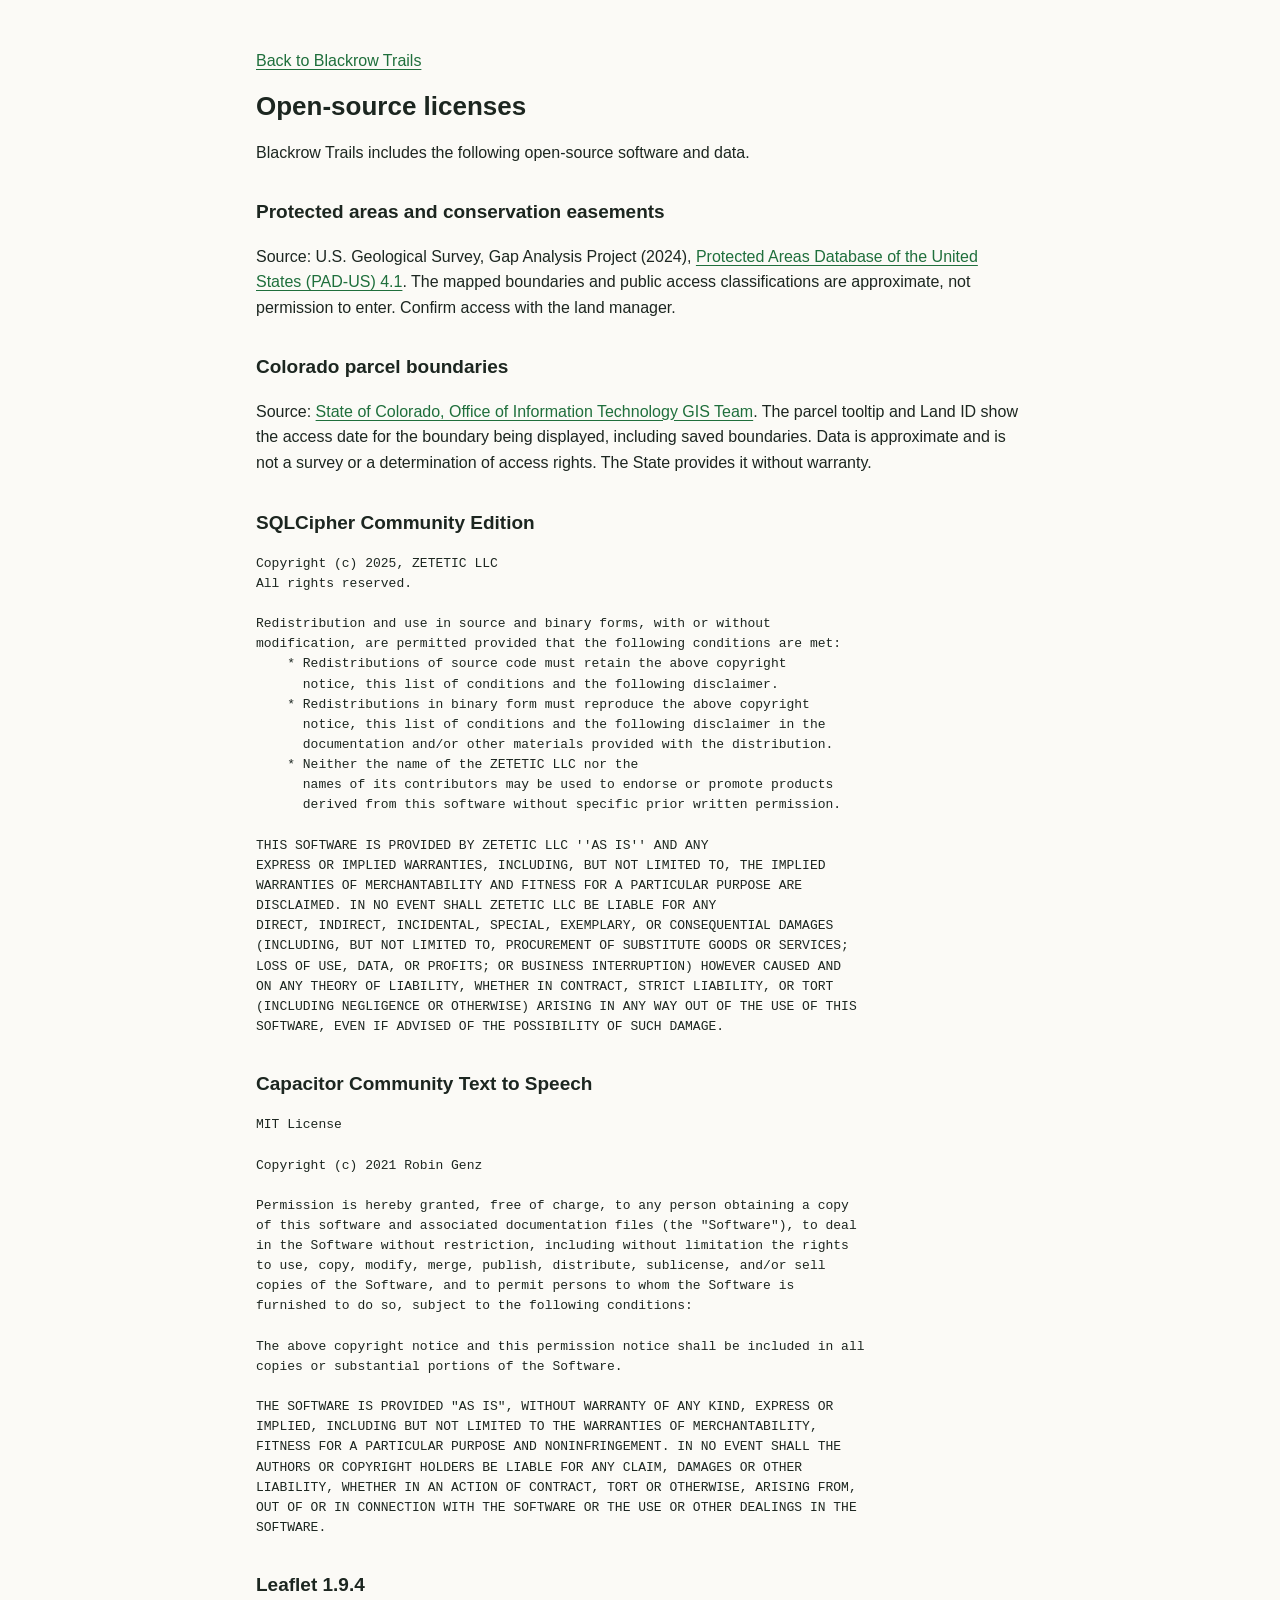
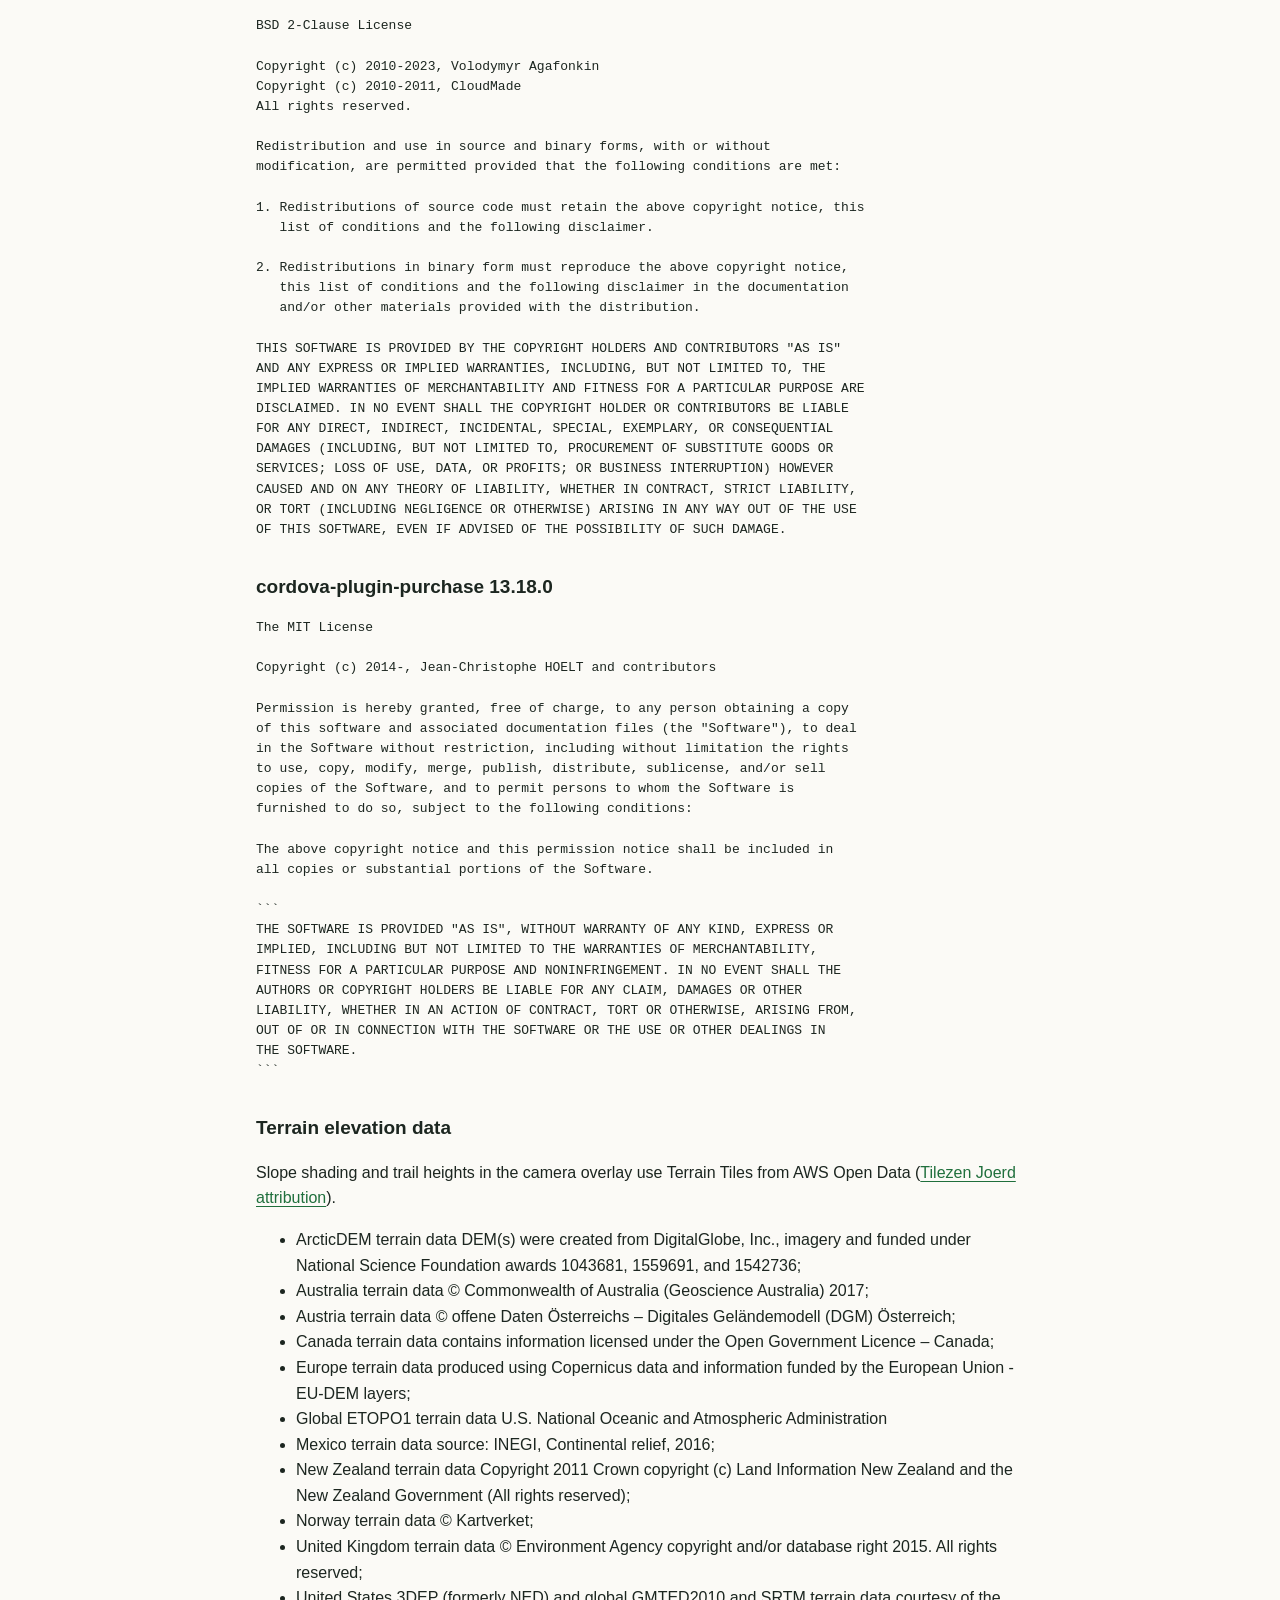
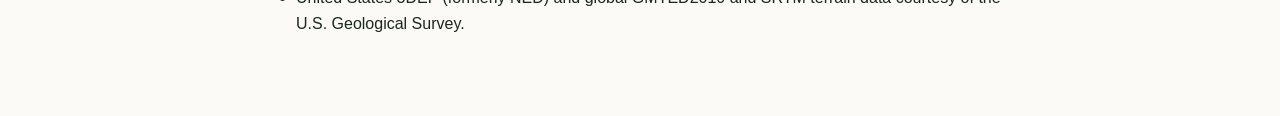
<file: licenses.html>
<!doctype html>
<html lang="en">
<head>
  <meta charset="utf-8">
  <meta name="viewport" content="width=device-width, initial-scale=1">
  <title>Open-source licenses | Blackrow Trails</title>
  <style>
    :root { color-scheme: light dark; }
    body { max-width: 48rem; margin: 0 auto; padding: 2rem 1.25rem 4rem;
           font: 1rem/1.6 -apple-system, BlinkMacSystemFont, "Segoe UI", Roboto, Helvetica, Arial, sans-serif;
           color: #1c2620; background: #fbfaf6; }
    @media (prefers-color-scheme: dark) { body { color: #e6e9e4; background: #141814; } a { color: #8fd0a0; } }
    h1 { font-size: 1.625rem; line-height: 1.2; }
    h2 { font-size: 1.1875rem; margin-top: 2rem; }
    a { color: #1f6f3c; text-underline-offset: .18em; }
    a:focus-visible { outline: .2rem solid currentColor; outline-offset: .25rem; }
    pre { overflow-wrap: anywhere; white-space: pre-wrap; font: .8125rem/1.55 ui-monospace, SFMono-Regular, Menlo, Consolas, monospace; }
  </style>
</head>
<body>
  <main>
    <p><a href="./">Back to Blackrow Trails</a></p>
    <h1>Open-source licenses</h1>
    <p>Blackrow Trails includes the following open-source software and data.</p>

    <section aria-labelledby="padus-easements">
      <h2 id="padus-easements">Protected areas and conservation easements</h2>
      <p>Source: U.S. Geological Survey, Gap Analysis Project (2024),
        <a href="https://doi.org/10.5066/P96WBCHS">Protected Areas Database of the United States (PAD-US) 4.1</a>.
        The mapped boundaries and public access classifications are approximate, not permission to enter.
        Confirm access with the land manager.</p>
    </section>

    <section aria-labelledby="colorado-parcels">
      <h2 id="colorado-parcels">Colorado parcel boundaries</h2>
      <p>Source: <a href="https://gis.colorado.gov/public/rest/services/Address_and_Parcel">State of Colorado, Office of Information Technology GIS Team</a>.
        The parcel tooltip and Land ID show the access date for the boundary being displayed, including saved boundaries.
        Data is approximate and is not a survey or a determination of access rights. The State provides it without warranty.</p>
    </section>

    <section aria-labelledby="sqlcipher-heading">
      <h2 id="sqlcipher-heading">SQLCipher Community Edition</h2>
      <pre id="sqlcipher-license">Copyright (c) 2025, ZETETIC LLC
All rights reserved.

Redistribution and use in source and binary forms, with or without
modification, are permitted provided that the following conditions are met:
    * Redistributions of source code must retain the above copyright
      notice, this list of conditions and the following disclaimer.
    * Redistributions in binary form must reproduce the above copyright
      notice, this list of conditions and the following disclaimer in the
      documentation and/or other materials provided with the distribution.
    * Neither the name of the ZETETIC LLC nor the
      names of its contributors may be used to endorse or promote products
      derived from this software without specific prior written permission.

THIS SOFTWARE IS PROVIDED BY ZETETIC LLC ''AS IS'' AND ANY
EXPRESS OR IMPLIED WARRANTIES, INCLUDING, BUT NOT LIMITED TO, THE IMPLIED
WARRANTIES OF MERCHANTABILITY AND FITNESS FOR A PARTICULAR PURPOSE ARE
DISCLAIMED. IN NO EVENT SHALL ZETETIC LLC BE LIABLE FOR ANY
DIRECT, INDIRECT, INCIDENTAL, SPECIAL, EXEMPLARY, OR CONSEQUENTIAL DAMAGES
(INCLUDING, BUT NOT LIMITED TO, PROCUREMENT OF SUBSTITUTE GOODS OR SERVICES;
LOSS OF USE, DATA, OR PROFITS; OR BUSINESS INTERRUPTION) HOWEVER CAUSED AND
ON ANY THEORY OF LIABILITY, WHETHER IN CONTRACT, STRICT LIABILITY, OR TORT
(INCLUDING NEGLIGENCE OR OTHERWISE) ARISING IN ANY WAY OUT OF THE USE OF THIS
SOFTWARE, EVEN IF ADVISED OF THE POSSIBILITY OF SUCH DAMAGE.</pre>
    </section>

    <section aria-labelledby="tts-heading">
      <h2 id="tts-heading">Capacitor Community Text to Speech</h2>
      <pre>MIT License

Copyright (c) 2021 Robin Genz

Permission is hereby granted, free of charge, to any person obtaining a copy
of this software and associated documentation files (the "Software"), to deal
in the Software without restriction, including without limitation the rights
to use, copy, modify, merge, publish, distribute, sublicense, and/or sell
copies of the Software, and to permit persons to whom the Software is
furnished to do so, subject to the following conditions:

The above copyright notice and this permission notice shall be included in all
copies or substantial portions of the Software.

THE SOFTWARE IS PROVIDED "AS IS", WITHOUT WARRANTY OF ANY KIND, EXPRESS OR
IMPLIED, INCLUDING BUT NOT LIMITED TO THE WARRANTIES OF MERCHANTABILITY,
FITNESS FOR A PARTICULAR PURPOSE AND NONINFRINGEMENT. IN NO EVENT SHALL THE
AUTHORS OR COPYRIGHT HOLDERS BE LIABLE FOR ANY CLAIM, DAMAGES OR OTHER
LIABILITY, WHETHER IN AN ACTION OF CONTRACT, TORT OR OTHERWISE, ARISING FROM,
OUT OF OR IN CONNECTION WITH THE SOFTWARE OR THE USE OR OTHER DEALINGS IN THE
SOFTWARE.</pre>
    </section>

    <section aria-labelledby="leaflet-heading">
      <h2 id="leaflet-heading">Leaflet 1.9.4</h2>
      <pre id="leaflet-license">BSD 2-Clause License

Copyright (c) 2010-2023, Volodymyr Agafonkin
Copyright (c) 2010-2011, CloudMade
All rights reserved.

Redistribution and use in source and binary forms, with or without
modification, are permitted provided that the following conditions are met:

1. Redistributions of source code must retain the above copyright notice, this
   list of conditions and the following disclaimer.

2. Redistributions in binary form must reproduce the above copyright notice,
   this list of conditions and the following disclaimer in the documentation
   and/or other materials provided with the distribution.

THIS SOFTWARE IS PROVIDED BY THE COPYRIGHT HOLDERS AND CONTRIBUTORS "AS IS"
AND ANY EXPRESS OR IMPLIED WARRANTIES, INCLUDING, BUT NOT LIMITED TO, THE
IMPLIED WARRANTIES OF MERCHANTABILITY AND FITNESS FOR A PARTICULAR PURPOSE ARE
DISCLAIMED. IN NO EVENT SHALL THE COPYRIGHT HOLDER OR CONTRIBUTORS BE LIABLE
FOR ANY DIRECT, INDIRECT, INCIDENTAL, SPECIAL, EXEMPLARY, OR CONSEQUENTIAL
DAMAGES (INCLUDING, BUT NOT LIMITED TO, PROCUREMENT OF SUBSTITUTE GOODS OR
SERVICES; LOSS OF USE, DATA, OR PROFITS; OR BUSINESS INTERRUPTION) HOWEVER
CAUSED AND ON ANY THEORY OF LIABILITY, WHETHER IN CONTRACT, STRICT LIABILITY,
OR TORT (INCLUDING NEGLIGENCE OR OTHERWISE) ARISING IN ANY WAY OUT OF THE USE
OF THIS SOFTWARE, EVEN IF ADVISED OF THE POSSIBILITY OF SUCH DAMAGE.
</pre>
    </section>

    <section aria-labelledby="cordova-plugin-purchase-heading">
      <h2 id="cordova-plugin-purchase-heading">cordova-plugin-purchase 13.18.0</h2>
      <pre id="cordova-plugin-purchase-license">
The MIT License

Copyright (c) 2014-, Jean-Christophe HOELT and contributors

Permission is hereby granted, free of charge, to any person obtaining a copy
of this software and associated documentation files (the "Software"), to deal
in the Software without restriction, including without limitation the rights
to use, copy, modify, merge, publish, distribute, sublicense, and/or sell
copies of the Software, and to permit persons to whom the Software is
furnished to do so, subject to the following conditions:

The above copyright notice and this permission notice shall be included in
all copies or substantial portions of the Software.

```
THE SOFTWARE IS PROVIDED "AS IS", WITHOUT WARRANTY OF ANY KIND, EXPRESS OR
IMPLIED, INCLUDING BUT NOT LIMITED TO THE WARRANTIES OF MERCHANTABILITY,
FITNESS FOR A PARTICULAR PURPOSE AND NONINFRINGEMENT. IN NO EVENT SHALL THE
AUTHORS OR COPYRIGHT HOLDERS BE LIABLE FOR ANY CLAIM, DAMAGES OR OTHER
LIABILITY, WHETHER IN AN ACTION OF CONTRACT, TORT OR OTHERWISE, ARISING FROM,
OUT OF OR IN CONNECTION WITH THE SOFTWARE OR THE USE OR OTHER DEALINGS IN
THE SOFTWARE.
```
</pre>
    </section>

    <section aria-labelledby="terrain-heading">
      <h2 id="terrain-heading">Terrain elevation data</h2>
      <p>Slope shading and trail heights in the camera overlay use Terrain Tiles from AWS Open Data (<a href="https://github.com/tilezen/joerd/blob/master/docs/attribution.md">Tilezen Joerd attribution</a>).</p>
      <ul>
        <li>ArcticDEM terrain data DEM(s) were created from DigitalGlobe, Inc., imagery and funded under National Science Foundation awards 1043681, 1559691, and 1542736;</li>
        <li>Australia terrain data © Commonwealth of Australia (Geoscience Australia) 2017;</li>
        <li>Austria terrain data © offene Daten Österreichs – Digitales Geländemodell (DGM) Österreich;</li>
        <li>Canada terrain data contains information licensed under the Open Government Licence – Canada;</li>
        <li>Europe terrain data produced using Copernicus data and information funded by the European Union - EU-DEM layers;</li>
        <li>Global ETOPO1 terrain data U.S. National Oceanic and Atmospheric Administration</li>
        <li>Mexico terrain data source: INEGI, Continental relief, 2016;</li>
        <li>New Zealand terrain data Copyright 2011 Crown copyright (c) Land Information New Zealand and the New Zealand Government (All rights reserved);</li>
        <li>Norway terrain data © Kartverket;</li>
        <li>United Kingdom terrain data © Environment Agency copyright and/or database right 2015. All rights reserved;</li>
        <li>United States 3DEP (formerly NED) and global GMTED2010 and SRTM terrain data courtesy of the U.S. Geological Survey.</li>
      </ul>
    </section>
  </main>
</body>
</html>
</file>
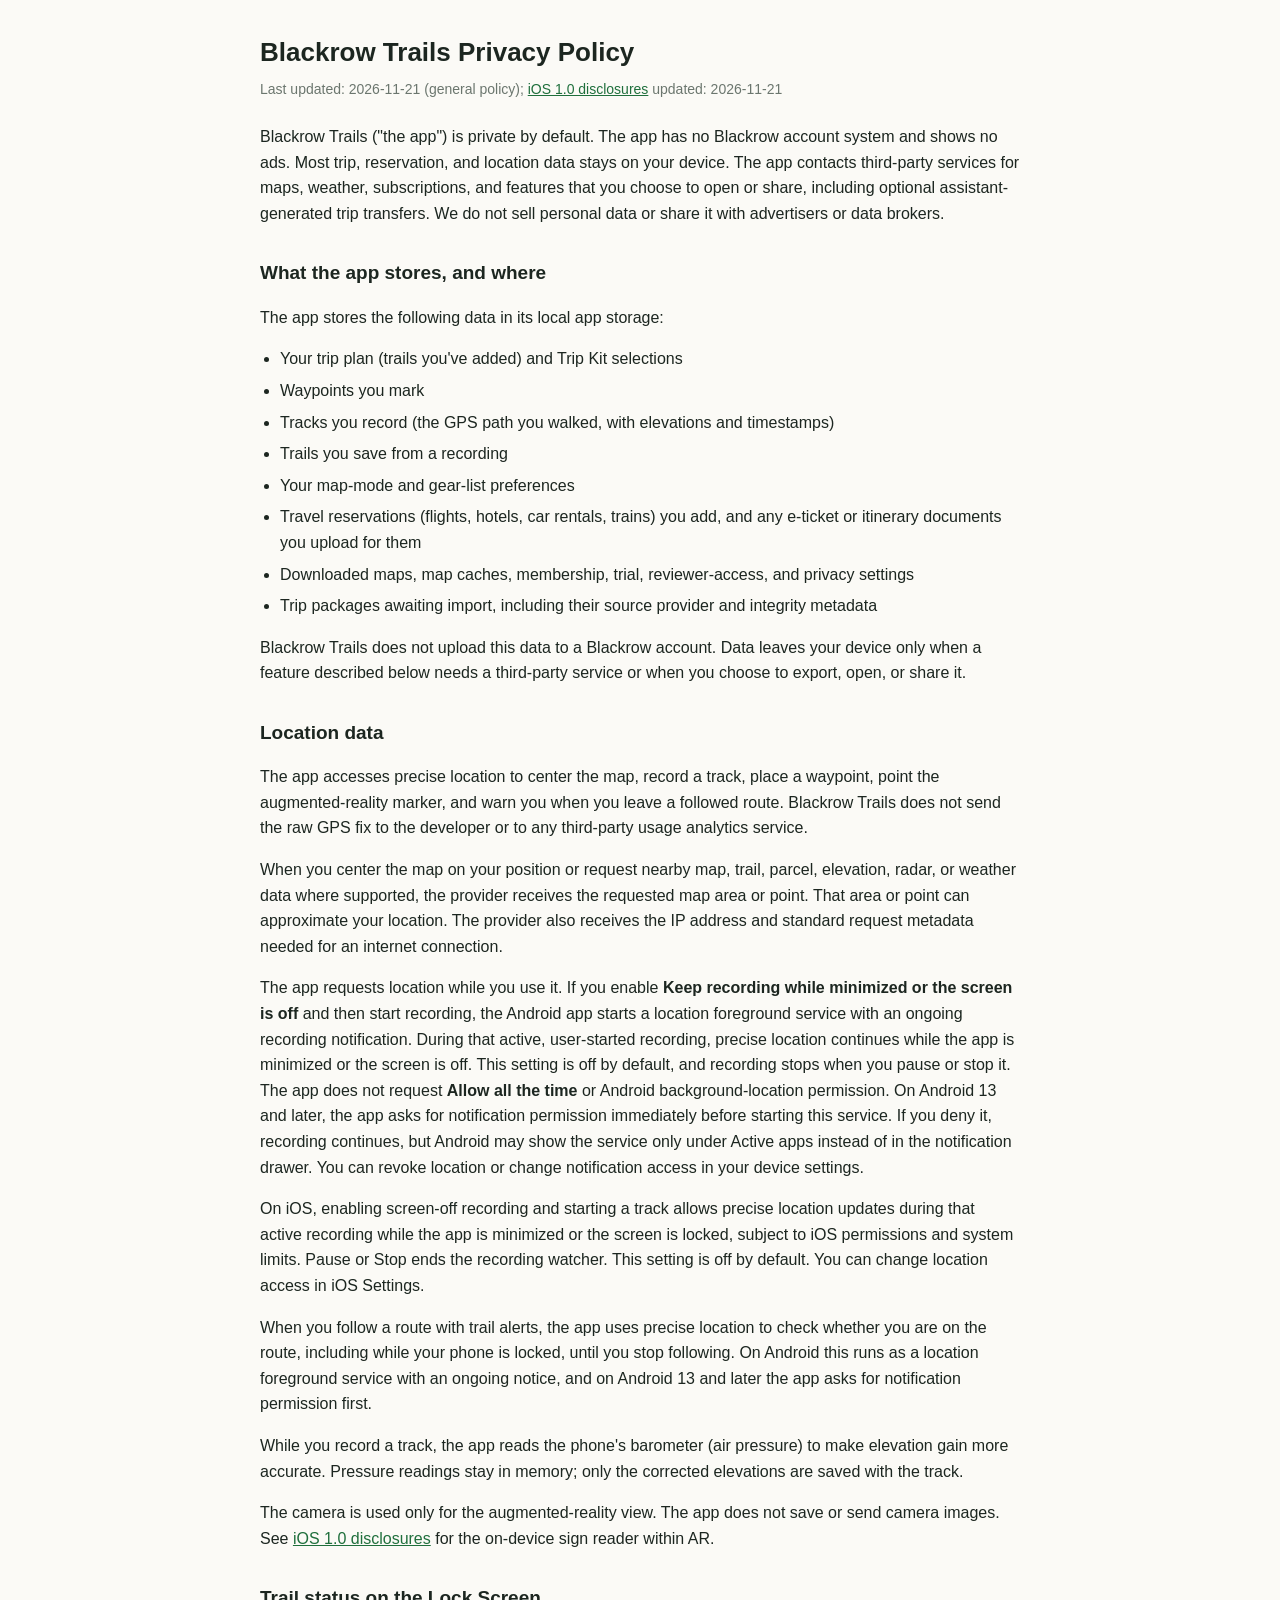
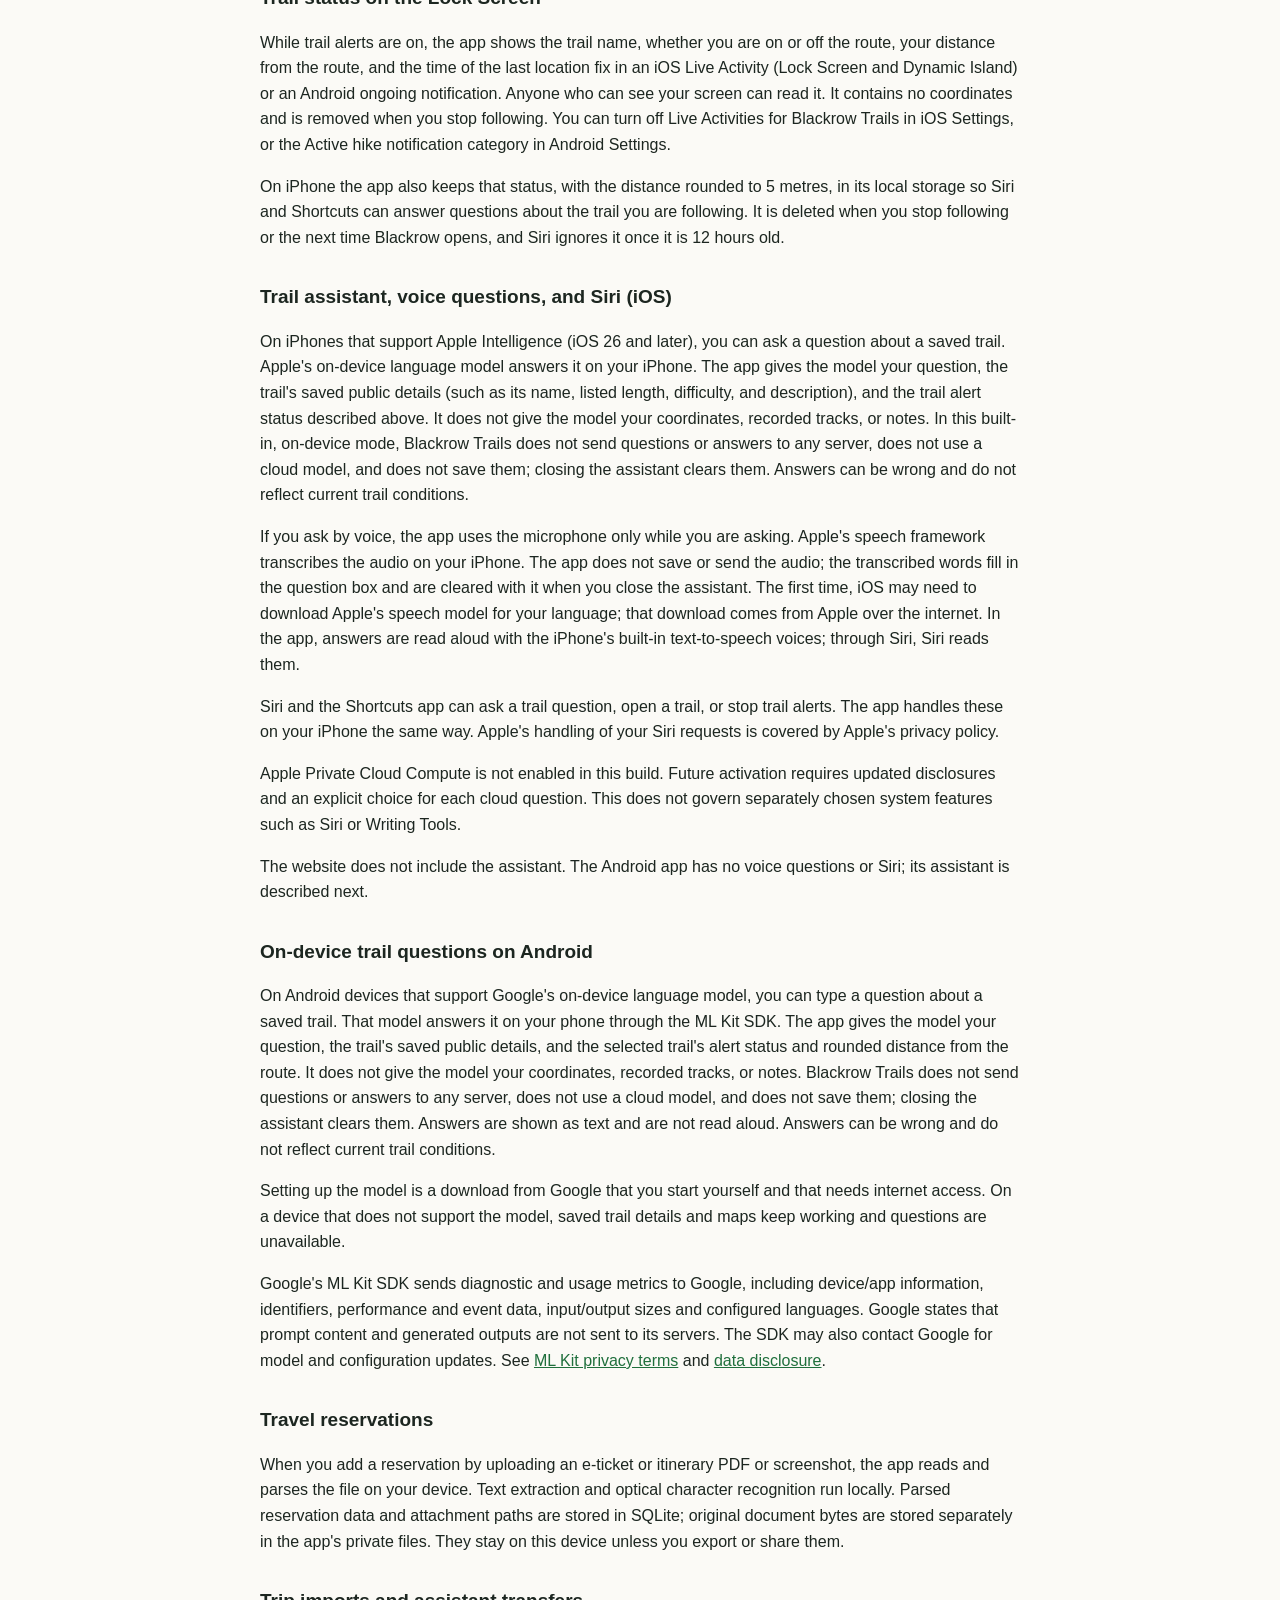
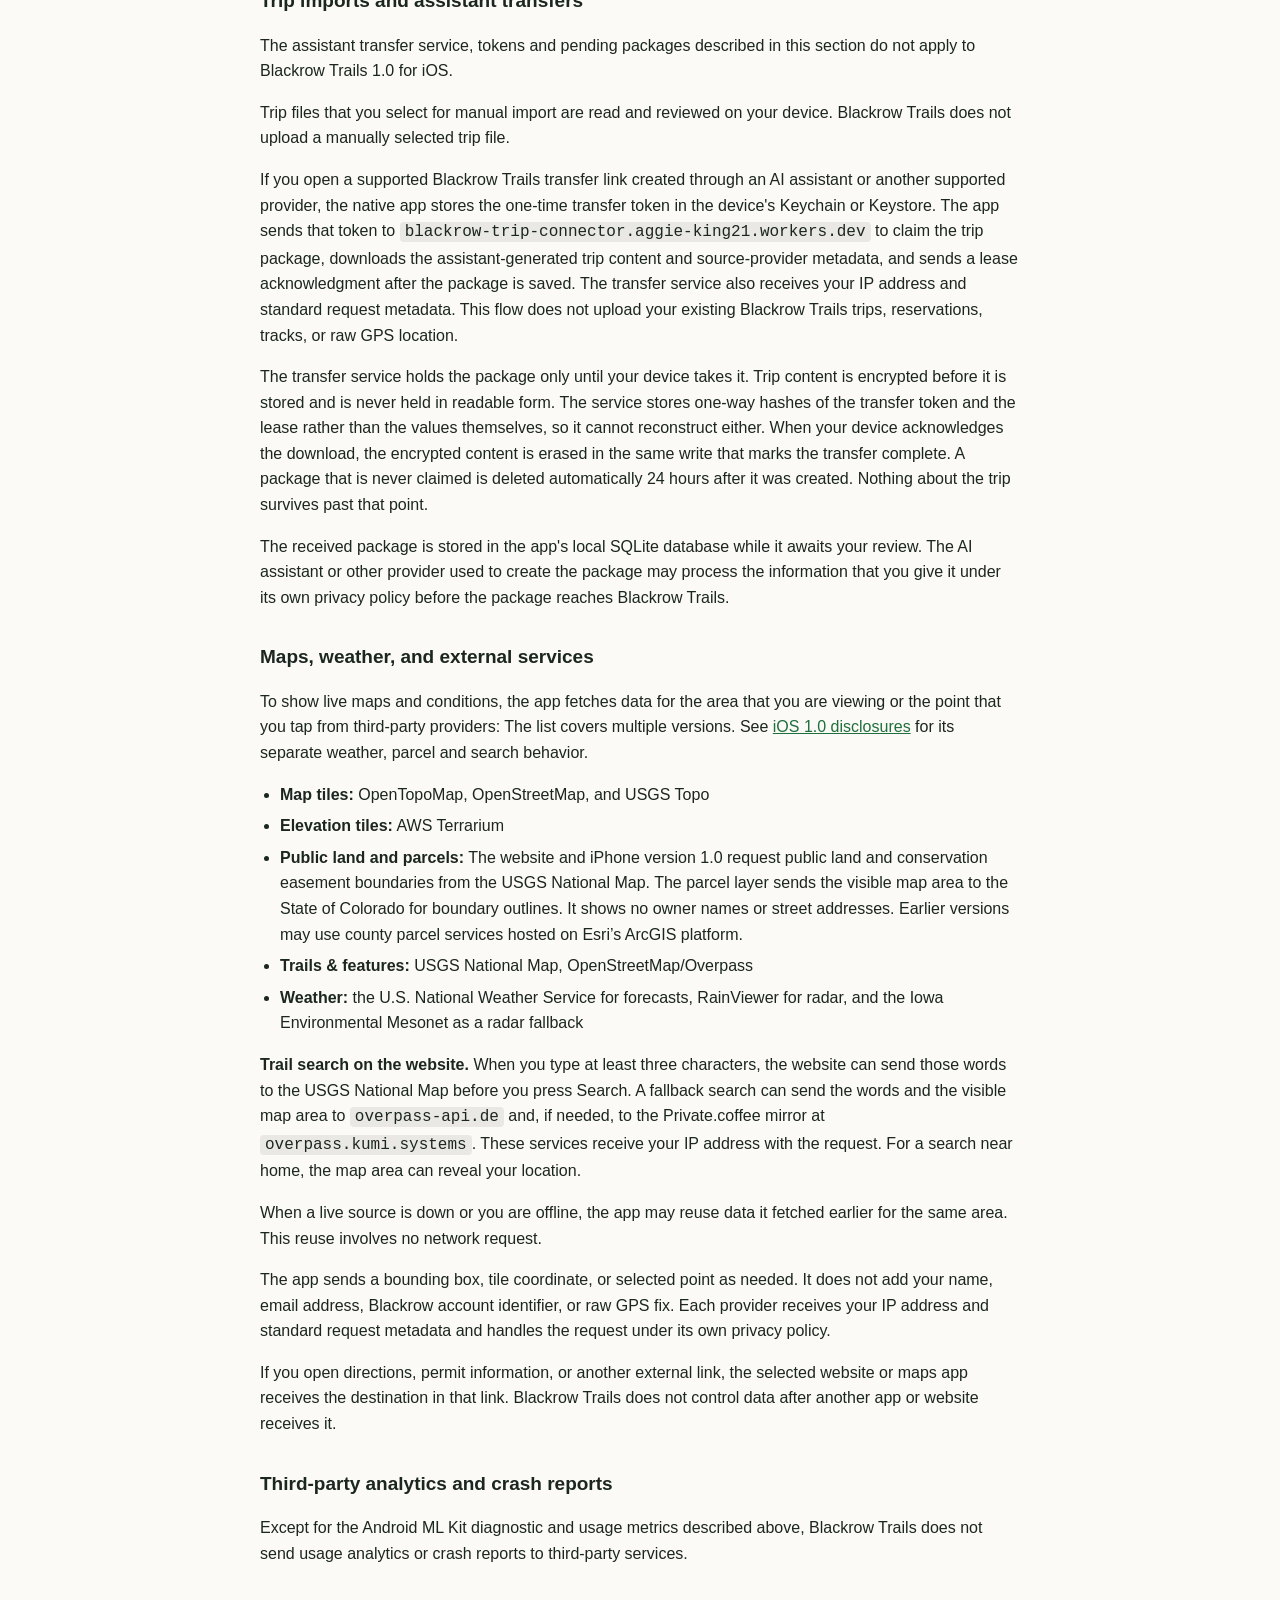
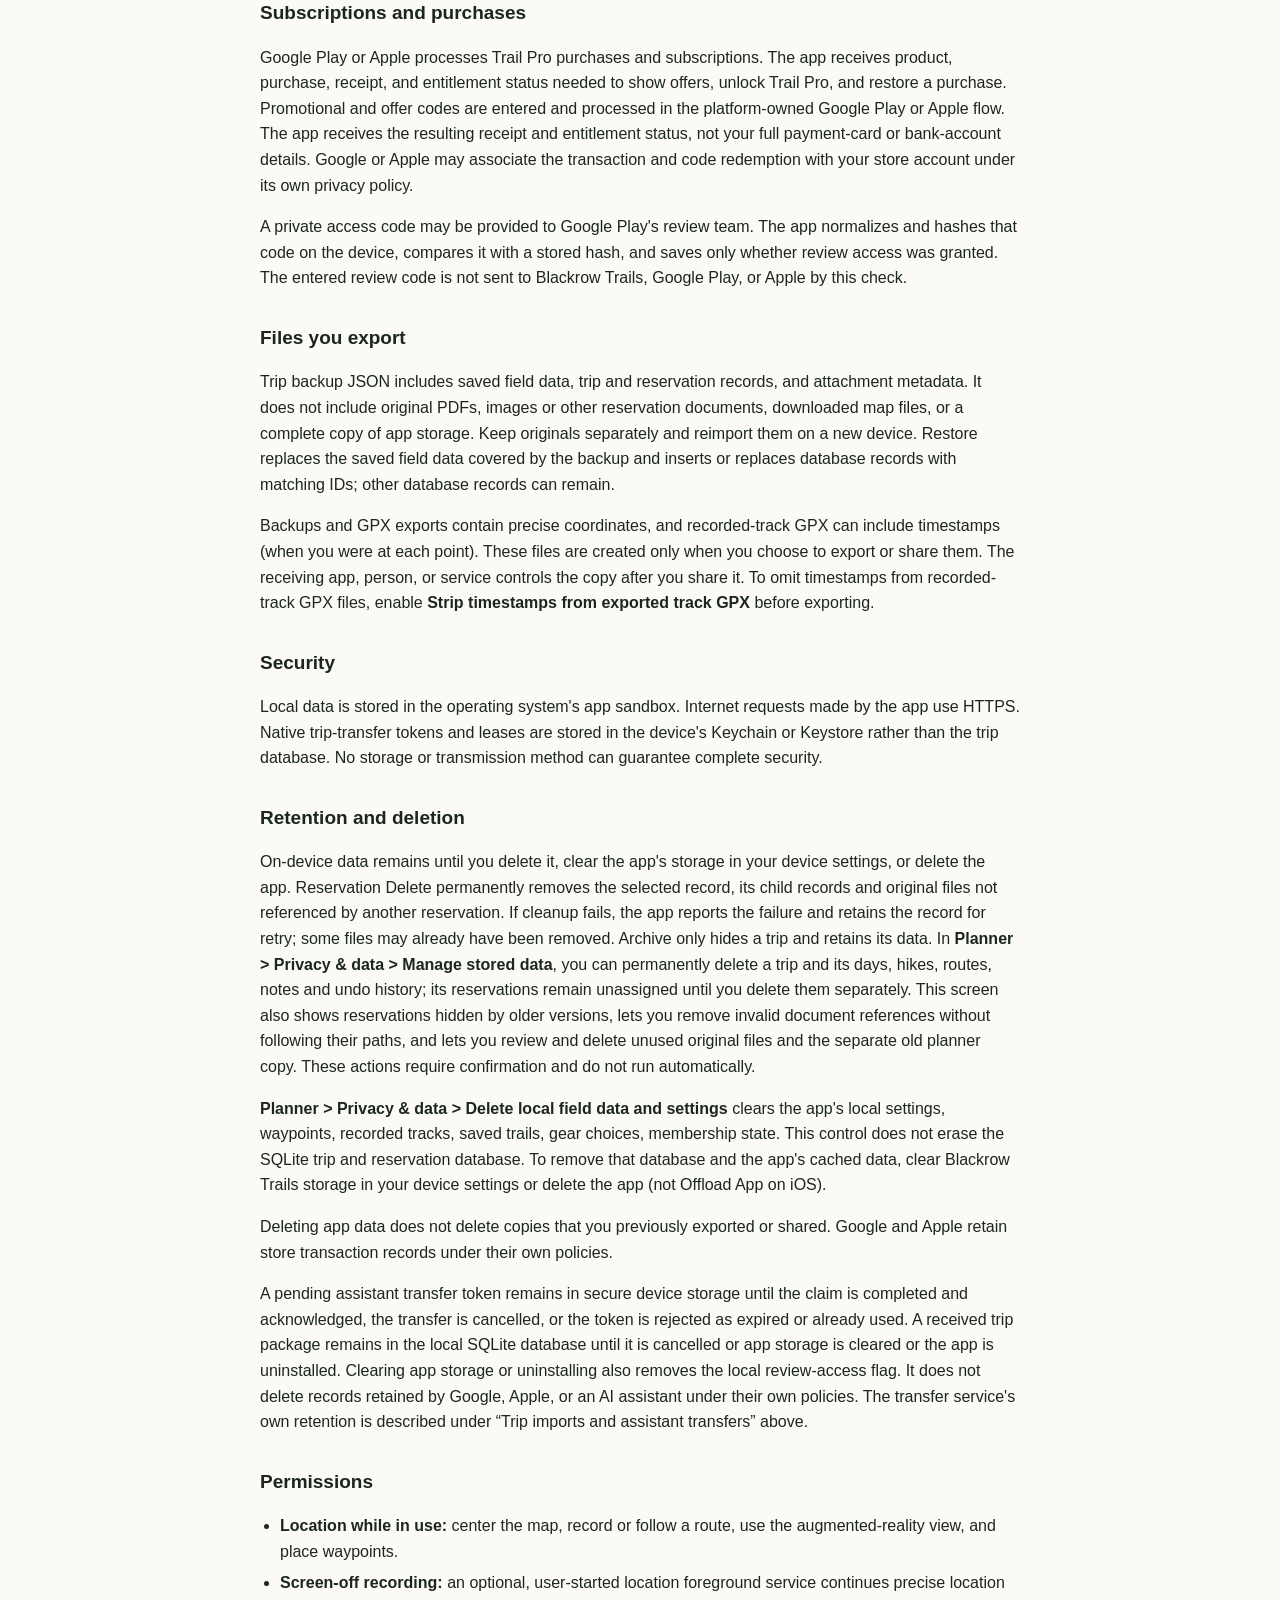
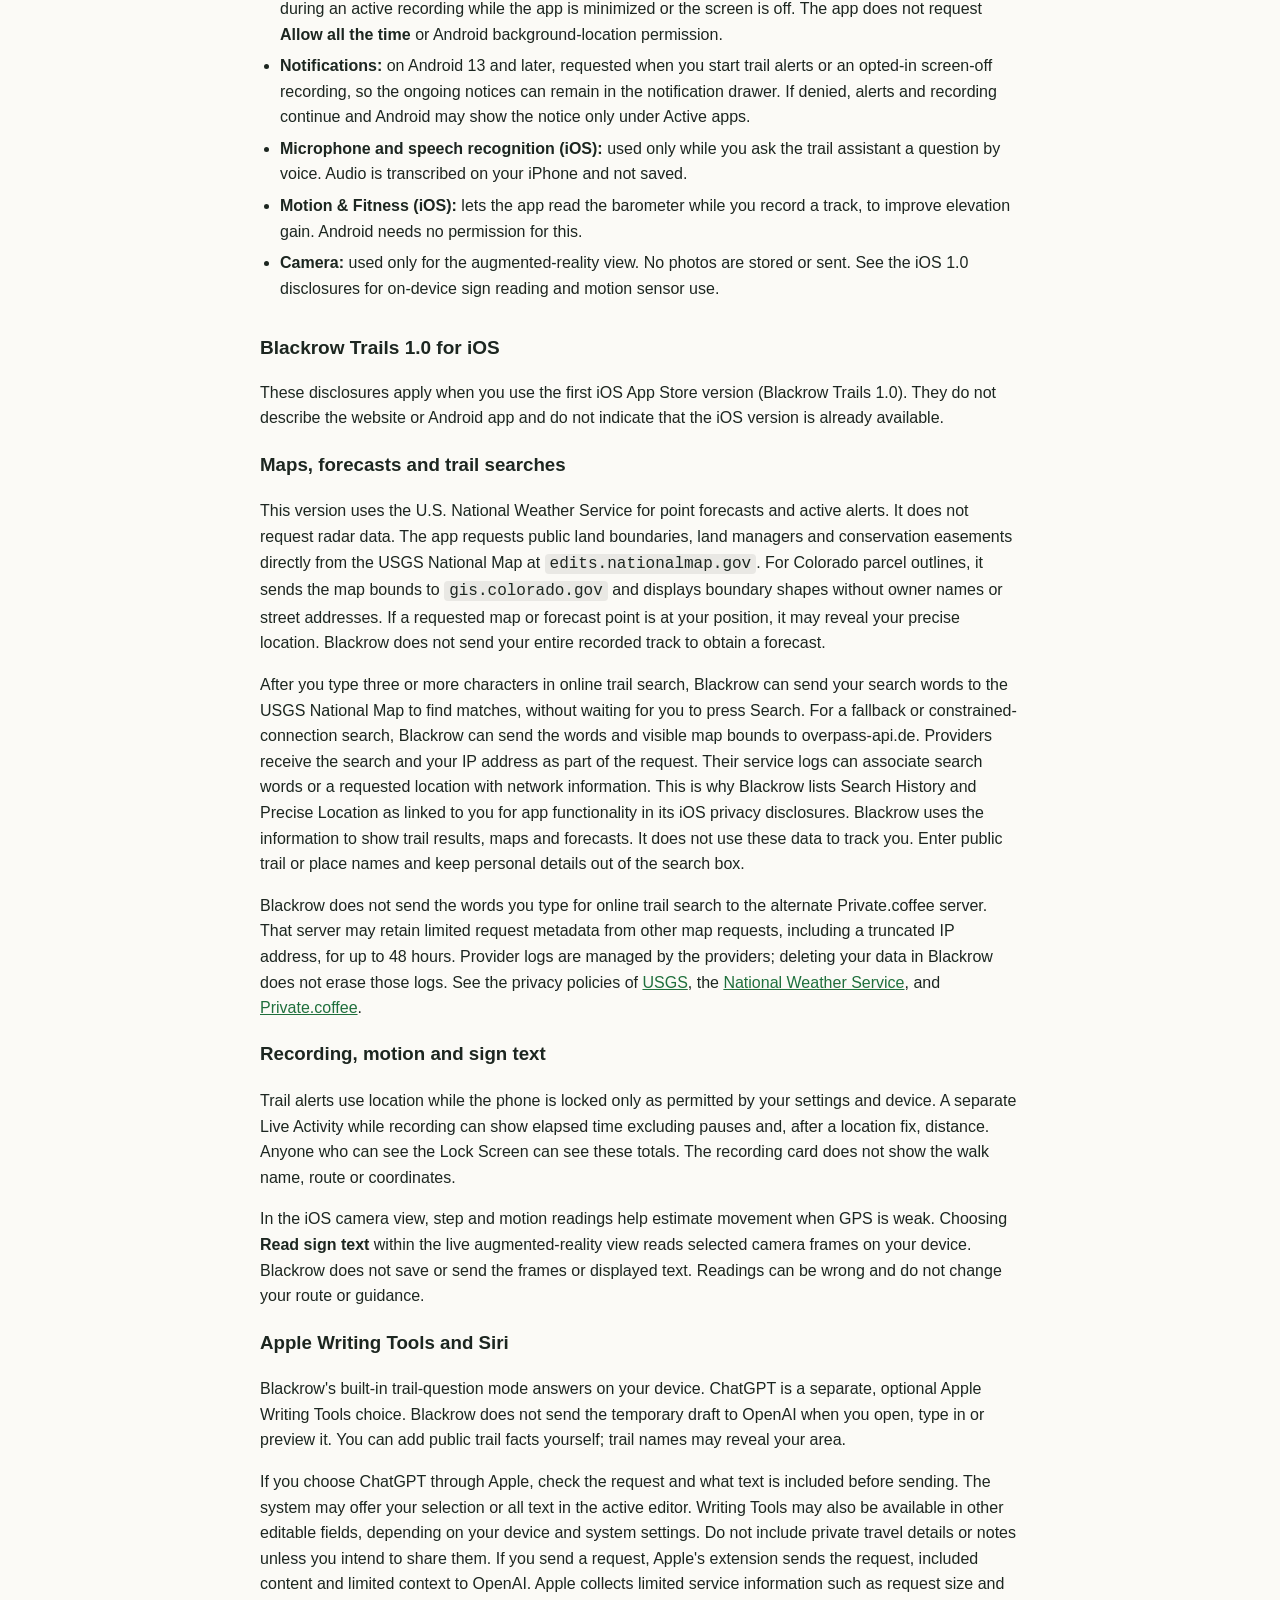
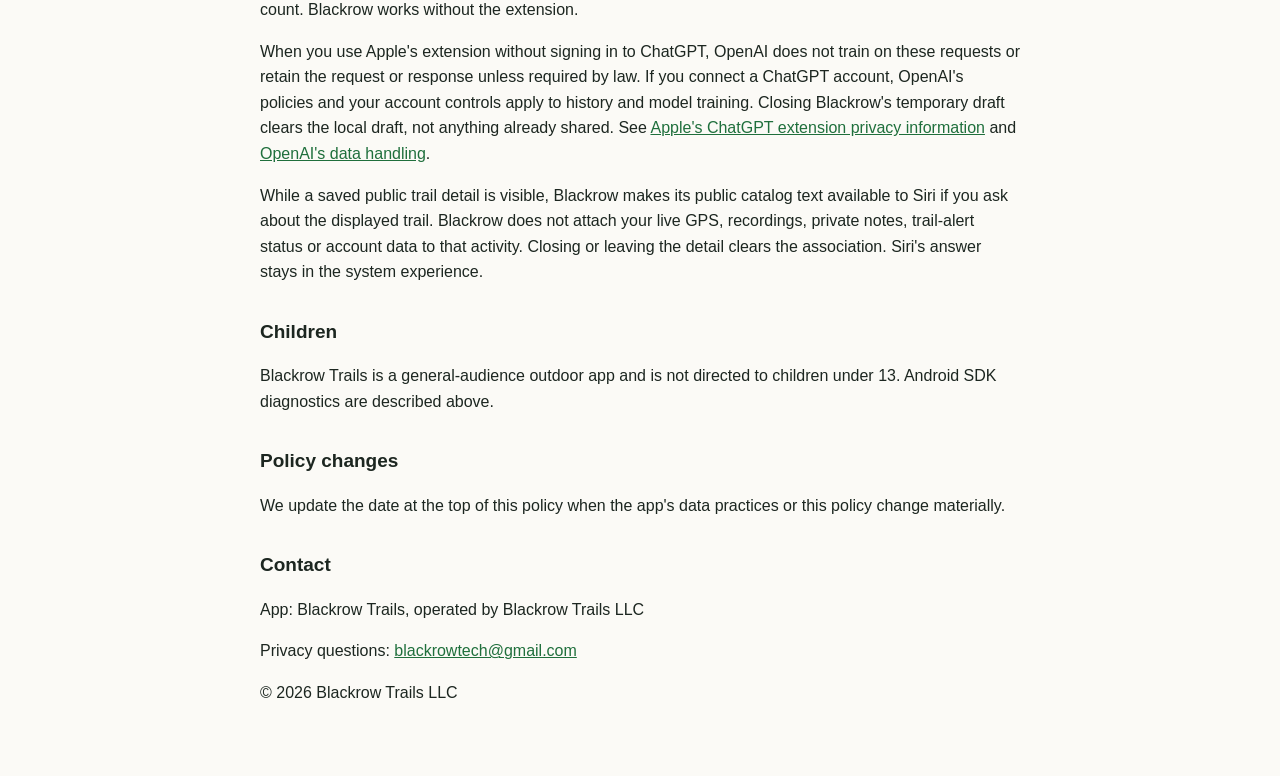
<file: privacy.html>
<!DOCTYPE html>
<html lang="en">
<head>
<meta charset="utf-8">
<meta name="viewport" content="width=device-width, initial-scale=1">
<title>Blackrow Trails Privacy Policy</title>
<style>
  :root { color-scheme: light dark; }
  body { max-width: 760px; margin: 0 auto; padding: 32px 20px 64px;
         font: 16px/1.6 -apple-system, BlinkMacSystemFont, "Segoe UI", Roboto, Helvetica, Arial, sans-serif;
         color: #1c2620; background: #fbfaf6; }
  @media (prefers-color-scheme: dark) { body { color: #e6e9e4; background: #14181410 ; background-color:#141814; } a { color:#8fd0a0; } }
  h1 { font-size: 26px; margin: 0 0 4px; }
  h2 { font-size: 19px; margin: 32px 0 8px; }
  .updated { color: #6b766e; font-size: 14px; margin: 0 0 24px; }
  ul { padding-left: 20px; }
  li { margin: 6px 0; }
  a { color: #1f6f3c; }
  code { background: rgba(127,127,127,.15); padding: 1px 5px; border-radius: 4px; }
</style>
</head>
<body>
  <h1>Blackrow Trails Privacy Policy</h1>
  <p class="updated">Last updated: 2026-11-21 (general policy); <a href="#ios-1-0">iOS 1.0 disclosures</a> updated: 2026-11-21</p>

  <p>Blackrow Trails ("the app") is private by default. The app has no Blackrow
  account system and shows no ads. Most trip, reservation, and location data
  stays on your device. The app contacts third-party services for maps,
  weather, subscriptions, and features that you choose to
  open or share, including optional assistant-generated trip transfers. We do
  not sell personal data or share it with advertisers or data brokers.</p>

  <h2>What the app stores, and where</h2>
  <p>The app stores the following data in its local app storage:</p>
  <ul>
    <li>Your trip plan (trails you've added) and Trip Kit selections</li>
    <li>Waypoints you mark</li>
    <li>Tracks you record (the GPS path you walked, with elevations and timestamps)</li>
    <li>Trails you save from a recording</li>
    <li>Your map-mode and gear-list preferences</li>
    <li>Travel reservations (flights, hotels, car rentals, trains) you add, and
    any e-ticket or itinerary documents you upload for them</li>
    <li>Downloaded maps, map caches, membership, trial, reviewer-access, and
    privacy settings</li>
    
    <li>Trip packages awaiting import, including their source provider and
    integrity metadata</li>
    
  </ul>
  <p>Blackrow Trails does not upload this data to a Blackrow account. Data
  leaves your device only when a feature described below needs a third-party
  service or when you choose to export, open, or share it.</p>

  <h2>Location data</h2>
  <p>The app accesses precise location to center the map, record a track, place
  a waypoint, point the augmented-reality marker, and warn you when you leave a
  followed route. Blackrow Trails does not send the raw GPS fix to the developer
  or to any third-party usage analytics service.</p>
  <p>When you center the map on your position or request nearby map, trail,
  parcel, elevation, radar, or weather data where supported, the provider receives the requested
  map area or point. That area or point can approximate your location. The
  provider also receives the IP address and standard request metadata needed for
  an internet connection.</p>
  <p>The app requests location while you use it. If you enable <strong>Keep
  recording while minimized or the screen is off</strong> and then start
  recording, the Android app starts a location foreground service with an
  ongoing recording notification. During that active, user-started recording,
  precise location continues while the app is minimized or the screen is off.
  This setting is off by default, and recording stops when you pause or stop it.
  The app does not request <strong>Allow all the time</strong> or Android
  background-location permission. On Android 13 and later, the app asks for
  notification permission immediately before starting this service. If you deny
  it, recording continues, but Android may show the service only under Active
  apps instead of in the notification drawer. You can revoke location or change
  notification access in your device settings.</p>
  <p>On iOS, enabling screen-off recording and starting a track allows precise
  location updates during that active recording while the app is minimized or
  the screen is locked, subject to iOS permissions and system limits. Pause or
  Stop ends the recording watcher. This setting is off by default. You can
  change location access in iOS Settings.</p>
  <p>When you follow a route with trail alerts, the app uses precise location
  to check whether you are on the route, including while your phone is locked,
  until you stop following. On Android this runs as a location foreground
  service with an ongoing notice, and on Android 13 and later the app asks for
  notification permission first.</p>
  <p>While you record a track, the app reads the phone's barometer (air
  pressure) to make elevation gain more accurate. Pressure readings stay in
  memory; only the corrected elevations are saved with the track.</p>
  <p>The camera is used only for the augmented-reality view. The app does not
  save or send camera images. See <a href="#ios-1-0">iOS 1.0 disclosures</a> for the on-device sign reader within AR.</p>

  <h2>Trail status on the Lock Screen</h2>
  <p>While trail alerts are on, the app shows the trail name, whether you are on
  or off the route, your distance from the route, and the time of the last
  location fix in an iOS Live Activity (Lock Screen and Dynamic Island) or an
  Android ongoing notification. Anyone who can see your screen can read it. It
  contains no coordinates and is removed when you stop following. You can turn
  off Live Activities for Blackrow Trails in iOS Settings, or the Active hike
  notification category in Android Settings.</p>
  <p>On iPhone the app also keeps that status, with the distance rounded to 5
  metres, in its local storage so Siri and Shortcuts can answer questions about
  the trail you are following. It is deleted when you stop following or the next
  time Blackrow opens, and Siri ignores it once it is 12 hours old.</p>

  <h2>Trail assistant, voice questions, and Siri (iOS)</h2>
  <p>On iPhones that support Apple Intelligence (iOS 26 and later), you can ask
  a question about a saved trail. Apple's on-device language model answers it on
  your iPhone. The app gives the model your question, the trail's saved public
  details (such as its name, listed length, difficulty, and description), and
  the trail alert status described above. It does not give the model your
  coordinates, recorded tracks, or notes. In this built-in, on-device mode, Blackrow Trails does not send
  questions or answers to any server, does not use a cloud model, and does not
  save them; closing the assistant clears them. Answers can be wrong and do not
  reflect current trail conditions.</p>
  <p>If you ask by voice, the app uses the microphone only while you are asking.
  Apple's speech framework transcribes the audio on your iPhone. The app does
  not save or send the audio; the transcribed words fill in the question box and
  are cleared with it when you close the assistant. The first time, iOS may need
  to download Apple's speech model for your language; that download comes from
  Apple over the internet. In the app, answers are read aloud with the iPhone's
  built-in text-to-speech voices; through Siri, Siri reads them.</p>
  <p>Siri and the Shortcuts app can ask a trail question, open a trail, or stop
  trail alerts. The app handles these on your iPhone the same way. Apple's
  handling of your Siri requests is covered by Apple's privacy policy.</p>
  <p>Apple Private Cloud Compute is not enabled in this build. Future activation
  requires updated disclosures and an explicit choice for each cloud question. This does not govern separately chosen system features such as Siri or Writing Tools.</p>
  <p>The website does not include the assistant. The Android app has no voice
  questions or Siri; its assistant is described next.</p>

  <h2>On-device trail questions on Android</h2>
  <p>On Android devices that support Google's on-device language model, you can
  type a question about a saved trail. That model answers it on your phone through the
  ML Kit SDK. The app gives the model your question, the trail's saved public
  details, and the selected trail's alert status and rounded distance from the
  route. It does not give the model your coordinates, recorded tracks, or notes.
  Blackrow Trails does not send questions or answers to any server, does not use
  a cloud model, and does not save them; closing the assistant clears them.
  Answers are shown as text and are not read aloud. Answers can be wrong and do
  not reflect current trail conditions.</p>
  <p>Setting up the model is a download from Google that you start yourself and
  that needs internet access. On a device that does not support the model, saved
  trail details and maps keep working and questions are unavailable.</p>
  <p>Google's ML Kit SDK sends diagnostic and usage metrics to
  Google, including device/app information, identifiers, performance and event
  data, input/output sizes and configured languages. Google states that prompt
  content and generated outputs are not sent to its servers. The SDK may also
  contact Google for model and configuration updates. See
  <a href="https://developers.google.com/ml-kit/terms">ML Kit privacy terms</a> and
  <a href="https://developers.google.com/ml-kit/android-data-disclosure">data disclosure</a>.</p>

  <h2>Travel reservations</h2>
  <p>When you add a reservation by uploading an e-ticket or itinerary PDF or
  screenshot, the app reads and parses the file on your device. Text extraction
  and optical character recognition run locally. Parsed reservation data and
  attachment paths are stored in SQLite; original document bytes are stored
  separately in the app's private files. They stay on this device unless you
  export or share them.</p>


  <h2>Trip imports and assistant transfers</h2>
  <p>The assistant transfer service, tokens and pending packages described in
  this section do not apply to Blackrow Trails 1.0 for iOS.</p>
  <p>Trip files that you select for manual import are read and reviewed on your
  device. Blackrow Trails does not upload a manually selected trip file.</p>
  <p>If you open a supported Blackrow Trails transfer link created through an AI
  assistant or another supported provider, the native app stores the one-time
  transfer token in the device's Keychain or Keystore. The app sends that token
  to <code>blackrow-trip-connector.aggie-king21.workers.dev</code> to claim the trip package,
  downloads the assistant-generated trip content and source-provider metadata,
  and sends a lease acknowledgment after the package is saved. The transfer
  service also receives your IP address and standard request metadata. This
  flow does not upload your existing Blackrow Trails trips, reservations,
  tracks, or raw GPS location.</p>
  <p>The transfer service holds the package only until your device takes it.
  Trip content is encrypted before it is stored and is never held in readable
  form. The service stores one-way hashes of the transfer token and the lease
  rather than the values themselves, so it cannot reconstruct either. When your
  device acknowledges the download, the encrypted content is erased in the same
  write that marks the transfer complete. A package that is never claimed is
  deleted automatically 24 hours after it was created. Nothing about the trip
  survives past that point.</p>
  <p>The received package is stored in the app's local SQLite database while it
  awaits your review. The AI assistant or
  other provider used to create the package may process the information that
  you give it under its own privacy policy before the package reaches Blackrow
  Trails.</p>


  <h2>Maps, weather, and external services</h2>
  <p>To show live maps and conditions, the app fetches data for the area that
  you are viewing or the point that you tap from third-party providers: The list covers multiple versions. See <a href="#ios-1-0">iOS 1.0 disclosures</a> for its separate weather, parcel and search behavior.</p>
  <ul>
    <li><strong>Map tiles:</strong> OpenTopoMap, OpenStreetMap, and USGS Topo</li>
    <li><strong>Elevation tiles:</strong> AWS Terrarium</li>
    <li><strong>Public land and parcels:</strong> The website and iPhone version 1.0
    request public land and conservation easement boundaries from the USGS National
    Map. The parcel layer sends the visible map area to the State of Colorado for
    boundary outlines. It shows no owner names or street addresses. Earlier versions
    may use county parcel services hosted on Esri’s ArcGIS platform.</li>
    <li><strong>Trails &amp; features:</strong> USGS National Map, OpenStreetMap/Overpass</li>
    <li><strong>Weather:</strong> the U.S. National Weather Service for forecasts,
    RainViewer for radar, and the Iowa Environmental Mesonet as a radar fallback</li>
  </ul>
  <p><strong>Trail search on the website.</strong> When you type at least three
  characters, the website can send those words to the USGS National Map before
  you press Search. A fallback search can send the words and the visible map
  area to <code>overpass-api.de</code> and, if needed, to the Private.coffee
  mirror at <code>overpass.kumi.systems</code>. These services receive your IP
  address with the request. For a search near home, the map area can reveal
  your location.</p>
  <p>When a live source is down or you are offline, the app may reuse data it
  fetched earlier for the same area. This reuse involves no network request.</p>
  <p>The app sends a bounding box, tile coordinate, or selected point as needed.
  It does not add your name, email address, Blackrow account identifier, or raw
  GPS fix. Each provider receives your IP address and standard request metadata
  and handles the request under its own privacy policy.</p>
  <p>If you open directions, permit information, or another external link, the
  selected website or maps app receives the destination in that link. Blackrow
  Trails does not control data after another app or website receives it.</p>

  <h2>Third-party analytics and crash reports</h2>
  <p>Except for the Android ML Kit diagnostic and usage metrics described above,
  Blackrow Trails does not send usage analytics or crash reports to
  third-party services. </p>

  <h2>Subscriptions and purchases</h2>
  <p>Google Play or Apple processes Trail Pro purchases and subscriptions. The
  app receives product, purchase, receipt, and entitlement status needed to show
  offers, unlock Trail Pro, and restore a purchase. Promotional and offer codes
  are entered and processed in the platform-owned Google Play or Apple flow.
  The app receives the resulting receipt and entitlement status, not your full
  payment-card or bank-account details. Google or Apple may associate the
  transaction and code redemption with your store account under its own privacy
  policy.</p>
  <p>A private access code may be provided to Google Play's review team. The app
  normalizes and hashes that code on the device, compares it with a stored hash,
  and saves only whether review access was granted. The entered review code is
  not sent to Blackrow Trails, Google Play, or Apple by this check.</p>

  <h2>Files you export</h2>
  <p>Trip backup JSON includes saved field data, trip and reservation records,
  and attachment metadata. It does not include original PDFs, images or other
  reservation documents, downloaded map files, or a complete copy of app storage.
  Keep originals separately and reimport them on a new device. Restore replaces
  the saved field data covered by the backup and inserts or replaces database
  records with matching IDs; other database records can remain.</p>
  <p>Backups and GPX exports contain precise coordinates, and recorded-track GPX
  can include timestamps (when you were at each point). These files are created
  only when you choose to export or share them. The receiving app, person, or
  service controls the copy after you share it. To omit timestamps from
  recorded-track GPX files, enable <strong>Strip timestamps from exported track
  GPX</strong> before exporting.</p>

  <h2>Security</h2>
  <p>Local data is stored in the operating system's app sandbox. Internet
  requests made by the app use HTTPS. Native trip-transfer tokens and leases
  are stored in the device's Keychain or Keystore rather than the trip
  database.  No storage or transmission method can
  guarantee complete security.</p>

  <h2>Retention and deletion</h2>
  <p>On-device data remains until you delete it, clear the app's storage in your
  device settings, or delete the app. Reservation Delete permanently removes
  the selected record, its child records and original files not referenced by
  another reservation. If cleanup fails, the app reports the failure and retains
  the record for retry; some files may already have been removed. Archive only
  hides a trip and retains its data. In <strong>Planner &gt; Privacy &amp; data
  &gt; Manage stored data</strong>, you can permanently delete a trip and its
  days, hikes, routes, notes and undo history; its reservations remain unassigned
  until you delete them separately. This screen also shows reservations hidden
  by older versions, lets you remove invalid document references without
  following their paths, and lets you review and delete unused original files
  and the separate old planner copy. These actions require confirmation and
  do not run automatically.</p>
  <p><strong>Planner &gt; Privacy &amp; data &gt; Delete local field data and
  settings</strong> clears the app's local settings, waypoints, recorded tracks,
  saved trails, gear choices, membership state. This
  control does not erase the SQLite trip and reservation database. To remove
  that database and the app's cached data, clear Blackrow Trails storage in your
  device settings or delete the app (not Offload App on iOS).</p>
  <p>Deleting app data does not delete copies that you previously exported or
  shared. Google and Apple retain store transaction records under their own
  policies.</p>

  <p>A pending assistant transfer token remains in secure device storage until
  the claim is completed and acknowledged, the transfer is cancelled, or the
  token is rejected as expired or already used. A received trip package remains
  in the local SQLite database until it is cancelled or app storage is cleared
  or the app is uninstalled. Clearing app storage or uninstalling also removes
  the local review-access flag. It does not delete records retained by Google,
  Apple, or an AI assistant under their own policies. The transfer service's own
  retention is described under &ldquo;Trip imports and assistant
  transfers&rdquo; above.</p>


  <h2>Permissions</h2>
  <ul>
    <li><strong>Location while in use:</strong> center the map, record or follow a
    route, use the augmented-reality view, and place waypoints.</li>
    <li><strong>Screen-off recording:</strong> an optional, user-started location
    foreground service continues precise location during an active recording
    while the app is minimized or the screen is off. The app does not request
    <strong>Allow all the time</strong> or Android background-location
    permission.</li>
    <li><strong>Notifications:</strong> on Android 13 and later, requested when
    you start trail alerts or an opted-in screen-off recording, so the ongoing
    notices can remain in the notification drawer. If denied, alerts and
    recording continue and Android may show the notice only under Active
    apps.</li>
    <li><strong>Microphone and speech recognition (iOS):</strong> used only while
    you ask the trail assistant a question by voice. Audio is transcribed on your
    iPhone and not saved.</li>
    <li><strong>Motion &amp; Fitness (iOS):</strong> lets the app read the
    barometer while you record a track, to improve elevation gain. Android needs
    no permission for this.</li>
    <li><strong>Camera:</strong> used only for the augmented-reality view. No
    photos are stored or sent. See the iOS 1.0 disclosures for on-device sign reading and motion sensor use.</li>
  </ul>

  <h2 id="ios-1-0">Blackrow Trails 1.0 for iOS</h2>
  <p>These disclosures apply when you use the first iOS App Store version
  (Blackrow Trails 1.0). They do not describe the website or Android app and do
  not indicate that the iOS version is already available.</p>

  <h3>Maps, forecasts and trail searches</h3>
  <p>This version uses the U.S. National Weather Service for point forecasts
  and active alerts. It does not request radar data. The app requests public
  land boundaries, land managers and conservation easements directly from
  the USGS National Map at <code>edits.nationalmap.gov</code>. For Colorado
  parcel outlines, it sends the map bounds to <code>gis.colorado.gov</code>
  and displays boundary shapes without owner names or street addresses.
  If a requested map or forecast point is at your position, it may reveal
  your precise location. Blackrow does not send your entire recorded track
  to obtain a forecast.</p>
  <p>After you type three or more characters in online trail search, Blackrow
  can send your search words to the USGS National Map to find matches, without
  waiting for you to press Search. For a fallback or constrained-connection
  search, Blackrow can send the words and visible map bounds to overpass-api.de.
  Providers receive the search and your IP address as part of the request.
  Their service logs can associate search words or a requested location with
  network information. This is why Blackrow lists Search History and Precise
  Location as linked to you for app functionality in its iOS privacy
  disclosures. Blackrow uses the information to show trail results, maps and
  forecasts. It does not use these data to track you. Enter public trail or
  place names and keep personal details out of the search box.</p>
  <p>Blackrow does not send the words you type for online trail search to
  the alternate Private.coffee server. That server may retain limited
  request metadata from other map requests, including a truncated IP address,
  for up to 48 hours. Provider logs are managed by the providers; deleting your
  data in Blackrow does not erase those logs. See the privacy policies of
  <a href="https://www.usgs.gov/office-of-the-director/privacy-policies">USGS</a>,
  the <a href="https://www.weather.gov/privacy/">National Weather Service</a>,
  and <a href="https://overpass.kumi.systems/index.html">Private.coffee</a>.</p>

  <h3>Recording, motion and sign text</h3>
  <p>Trail alerts use location while the phone is locked only as permitted
  by your settings and device. A separate Live Activity while recording can
  show elapsed time excluding pauses and, after a location fix, distance.
  Anyone who can see the Lock Screen can see these totals. The recording card
  does not show the walk name, route or coordinates.</p>
  <p>In the iOS camera view, step and motion readings help estimate movement
  when GPS is weak. Choosing <strong>Read sign text</strong> within the live
  augmented-reality view reads selected camera frames on your device. Blackrow
  does not save or send the frames or displayed text. Readings can be wrong
  and do not change your route or guidance.</p>

  <h3>Apple Writing Tools and Siri</h3>
  <p>Blackrow's built-in trail-question mode answers on your device. ChatGPT
  is a separate, optional Apple Writing Tools choice. Blackrow does not send
  the temporary draft to OpenAI when you open, type in or preview it. You can
  add public trail facts yourself; trail names may reveal your area.</p>
  <p>If you choose ChatGPT through Apple, check the request and what text is
  included before sending. The system may offer your selection or all text
  in the active editor. Writing Tools may also be available in other editable
  fields, depending on your device and system settings. Do not include private
  travel details or notes unless you intend to share them. If you send a request,
  Apple's extension sends the request, included content and limited context to
  OpenAI. Apple collects limited service information such as request size and
  count. Blackrow works without the extension.</p>
  <p>When you use Apple's extension without signing in to ChatGPT, OpenAI
  does not train on these requests or retain the request or response unless
  required by law. If you connect a ChatGPT account, OpenAI's policies and your
  account controls apply to history and model training. Closing Blackrow's
  temporary draft clears the local draft, not anything already shared. See
  <a href="https://www.apple.com/legal/privacy/data/en/third-party-ai/">Apple's ChatGPT extension privacy information</a>
  and <a href="https://help.openai.com/en/articles/9737562-how-your-data-is-handled-when-you-use-chatgpt-through-apples-integrations">OpenAI's data handling</a>.</p>
  <p>While a saved public trail detail is visible, Blackrow makes its public
  catalog text available to Siri if you ask about the displayed trail. Blackrow
  does not attach your live GPS, recordings, private notes, trail-alert status
  or account data to that activity. Closing or leaving the detail clears the
  association. Siri's answer stays in the system experience.</p>

  <h2>Children</h2>
  <p>Blackrow Trails is a general-audience outdoor app and is not directed to
  children under 13. Android SDK diagnostics are described above.</p>

  <h2>Policy changes</h2>
  <p>We update the date at the top of this policy when the app's data practices
  or this policy change materially.</p>

  <h2>Contact</h2>
  <p>App: Blackrow Trails, operated by Blackrow Trails LLC</p>
  <p>Privacy questions:
  <a href="mailto:blackrowtech@gmail.com">blackrowtech@gmail.com</a></p>
  <p>© 2026 Blackrow Trails LLC</p>
</body>
</html>
</file>
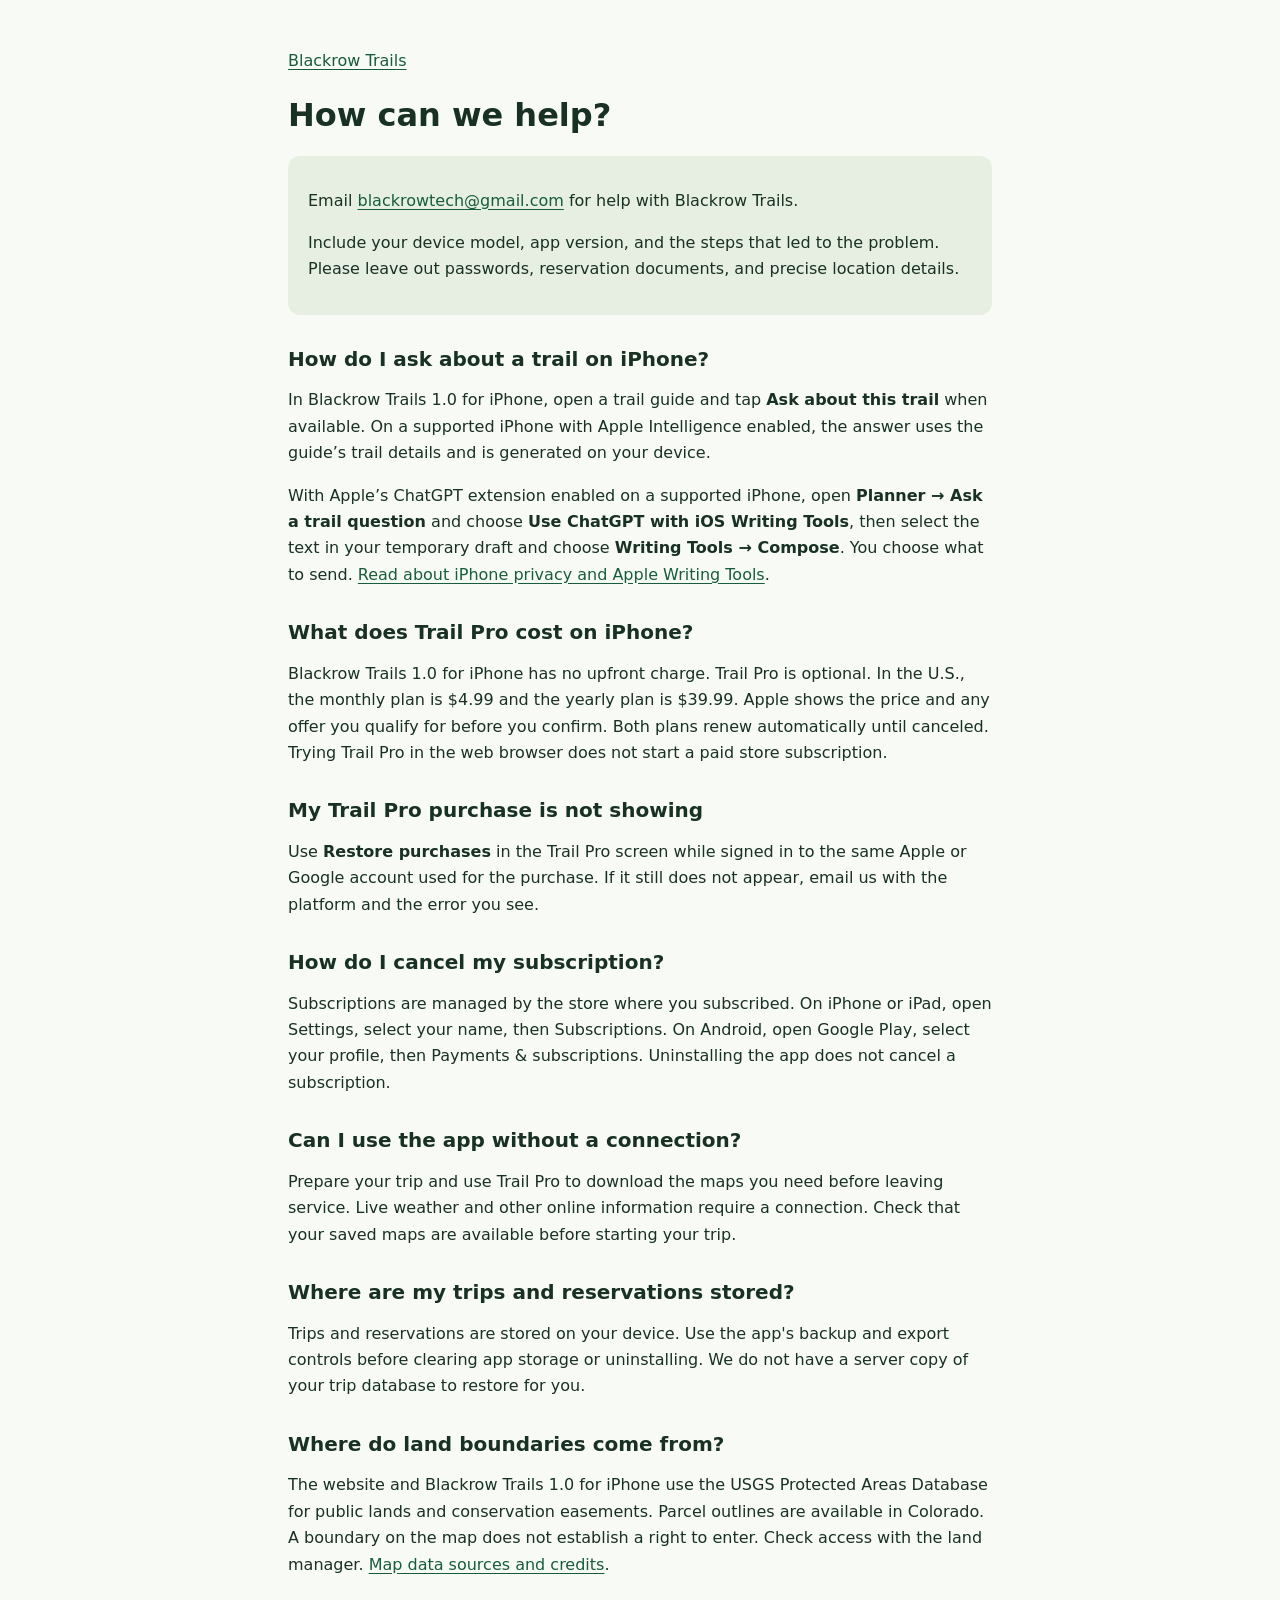
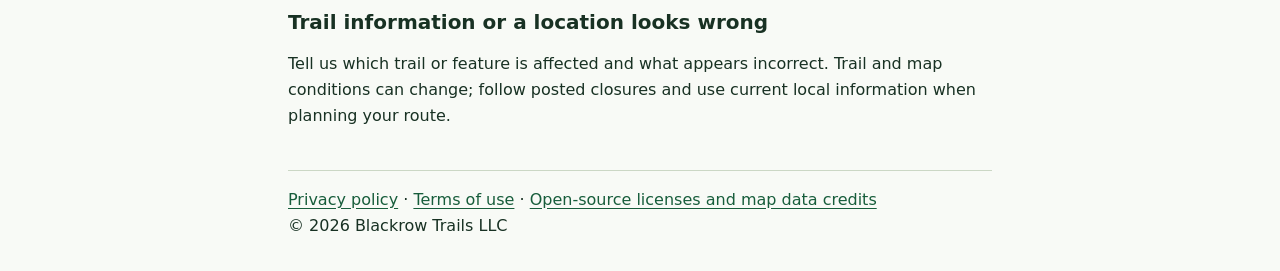
<file: support.html>
<!doctype html>
<html lang="en">
<head>
  <meta charset="utf-8">
  <meta name="viewport" content="width=device-width, initial-scale=1">
  <title>Support — Blackrow Trails</title>
  <style>
    html { font: -apple-system-body; color-scheme: light; }
    body { max-width: 44rem; margin: 0 auto; padding: 2rem 1.25rem; font-family: system-ui, sans-serif; line-height: 1.65; color: #183123; background: #f8faf6; }
    h1, h2 { line-height: 1.2; }
    h1 { font-size: 2rem; } h2 { font-size: 1.25rem; margin-top: 2rem; }
    a { color: #175d3b; text-underline-offset: .18em; }
    a:focus-visible { outline: .2rem solid #175d3b; outline-offset: .25rem; }
    .contact { padding: 1rem 1.25rem; background: #e7efe2; border-radius: .75rem; }
    footer { margin-top: 2.5rem; border-top: 1px solid #cbd7c5; padding-top: 1rem; }
  </style>
</head>
<body>
  <main>
    <p><a href="./">Blackrow Trails</a></p>
    <h1>How can we help?</h1>
    <div class="contact">
      <p>Email <a href="mailto:blackrowtech@gmail.com">blackrowtech@gmail.com</a> for help with Blackrow Trails.</p>
      <p>Include your device model, app version, and the steps that led to the problem. Please leave out passwords, reservation documents, and precise location details.</p>
    </div>
    <h2>How do I ask about a trail on iPhone?</h2>
    <p>In Blackrow Trails 1.0 for iPhone, open a trail guide and tap <strong>Ask about this trail</strong> when available. On a supported iPhone with Apple Intelligence enabled, the answer uses the guide’s trail details and is generated on your device.</p>
    <p>With Apple’s ChatGPT extension enabled on a supported iPhone, open <strong>Planner → Ask a trail question</strong> and choose <strong>Use ChatGPT with iOS Writing Tools</strong>, then select the text in your temporary draft and choose <strong>Writing Tools → Compose</strong>. You choose what to send. <a href="https://blackrowtrails.com/privacy.html#ios-1-0">Read about iPhone privacy and Apple Writing Tools</a>.</p>
    <h2>What does Trail Pro cost on iPhone?</h2>
    <p>Blackrow Trails 1.0 for iPhone has no upfront charge. Trail Pro is optional. In the U.S., the monthly plan is $4.99 and the yearly plan is $39.99. Apple shows the price and any offer you qualify for before you confirm. Both plans renew automatically until canceled. Trying Trail Pro in the web browser does not start a paid store subscription.</p>
    <h2>My Trail Pro purchase is not showing</h2>
    <p>Use <strong>Restore purchases</strong> in the Trail Pro screen while signed in to the same Apple or Google account used for the purchase. If it still does not appear, email us with the platform and the error you see.</p>
    <h2>How do I cancel my subscription?</h2>
    <p>Subscriptions are managed by the store where you subscribed. On iPhone or iPad, open Settings, select your name, then Subscriptions. On Android, open Google Play, select your profile, then Payments &amp; subscriptions. Uninstalling the app does not cancel a subscription.</p>
    <h2>Can I use the app without a connection?</h2>
    <p>Prepare your trip and use Trail Pro to download the maps you need before leaving service. Live weather and other online information require a connection. Check that your saved maps are available before starting your trip.</p>
    <h2>Where are my trips and reservations stored?</h2>
    <p>Trips and reservations are stored on your device. Use the app's backup and export controls before clearing app storage or uninstalling. We do not have a server copy of your trip database to restore for you.</p>
    <h2>Where do land boundaries come from?</h2>
    <p>The website and Blackrow Trails 1.0 for iPhone use the USGS Protected Areas Database for public lands and conservation easements. Parcel outlines are available in Colorado. A boundary on the map does not establish a right to enter. Check access with the land manager. <a href="licenses.html#padus-easements">Map data sources and credits</a>.</p>
    <h2>Trail information or a location looks wrong</h2>
    <p>Tell us which trail or feature is affected and what appears incorrect. Trail and map conditions can change; follow posted closures and use current local information when planning your route.</p>
  </main>
  <footer><a href="privacy.html">Privacy policy</a> · <a href="terms.html">Terms of use</a> · <a href="licenses.html">Open-source licenses and map data credits</a><br>© 2026 Blackrow Trails LLC</footer>
</body>
</html>
</file>
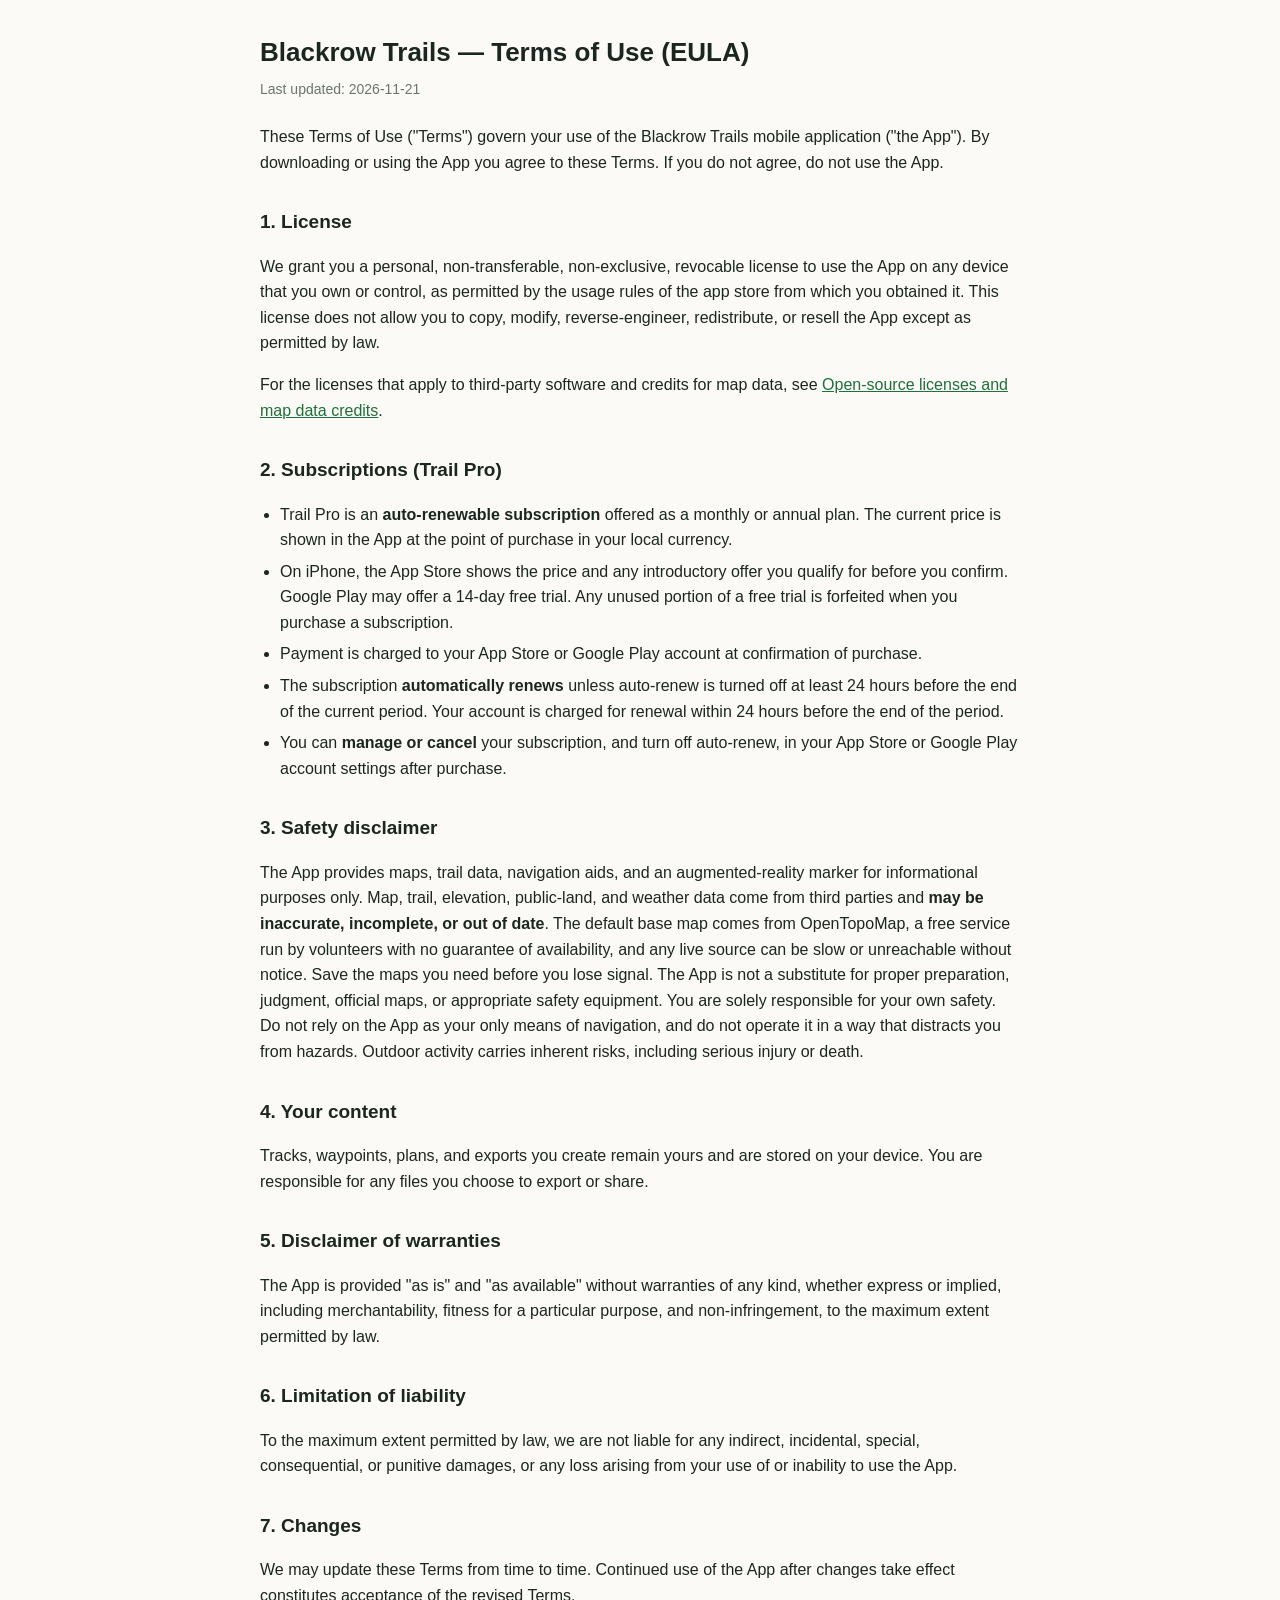
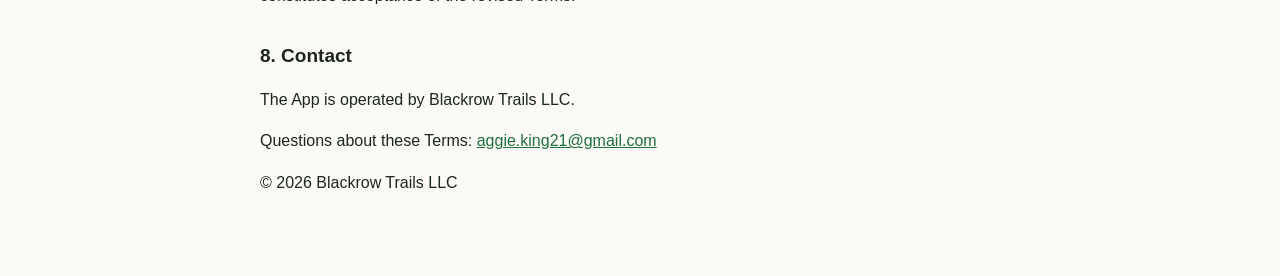
<file: terms.html>
<!DOCTYPE html>
<html lang="en">
<head>
<meta charset="utf-8">
<meta name="viewport" content="width=device-width, initial-scale=1">
<title>Blackrow Trails — Terms of Use (EULA)</title>
<style>
  :root { color-scheme: light dark; }
  body { max-width: 760px; margin: 0 auto; padding: 32px 20px 64px;
         font: 16px/1.6 -apple-system, BlinkMacSystemFont, "Segoe UI", Roboto, Helvetica, Arial, sans-serif;
         color: #1c2620; background: #fbfaf6; }
  @media (prefers-color-scheme: dark) { body { color: #e6e9e4; background-color:#141814; } a { color:#8fd0a0; } }
  h1 { font-size: 26px; margin: 0 0 4px; }
  h2 { font-size: 19px; margin: 32px 0 8px; }
  .updated { color: #6b766e; font-size: 14px; margin: 0 0 24px; }
  ul { padding-left: 20px; }
  li { margin: 6px 0; }
  a { color: #1f6f3c; }
</style>
</head>
<body>
  <h1>Blackrow Trails — Terms of Use (EULA)</h1>
  <p class="updated">Last updated: 2026-11-21</p>

  <p>These Terms of Use ("Terms") govern your use of the Blackrow Trails mobile
  application ("the App"). By downloading or using the App you agree to these
  Terms. If you do not agree, do not use the App.</p>

  <h2>1. License</h2>
  <p>We grant you a personal, non-transferable, non-exclusive, revocable license
  to use the App on any device that you own or control, as permitted by the usage
  rules of the app store from which you obtained it. This license does not allow
  you to copy, modify, reverse-engineer, redistribute, or resell the App except
  as permitted by law.</p>
  <p>For the licenses that apply to third-party software and credits for map
  data, see <a href="licenses.html">Open-source licenses and map data credits</a>.</p>

  <h2>2. Subscriptions (Trail Pro)</h2>
  <ul>
    <li>Trail Pro is an <strong>auto-renewable subscription</strong> offered as a
    monthly or annual plan. The current price is shown in the App at the point of
    purchase in your local currency.</li>
    <li>On iPhone, the App Store shows the price and any introductory offer
    you qualify for before you confirm. Google Play may offer a 14-day free trial. Any unused
    portion of a free trial is forfeited when you purchase a subscription.</li>
    <li>Payment is charged to your App Store or Google Play account at confirmation
    of purchase.</li>
    <li>The subscription <strong>automatically renews</strong> unless auto-renew is
    turned off at least 24 hours before the end of the current period. Your account
    is charged for renewal within 24 hours before the end of the period.</li>
    <li>You can <strong>manage or cancel</strong> your subscription, and turn off
    auto-renew, in your App Store or Google Play account settings after purchase.</li>
  </ul>

  <h2>3. Safety disclaimer</h2>
  <p>The App provides maps, trail data, navigation aids, and an augmented-reality
  marker for informational purposes only. Map, trail, elevation, public-land, and
  weather data come from third parties and <strong>may be inaccurate, incomplete,
  or out of date</strong>. The default base map comes from OpenTopoMap, a free service
  run by volunteers with no guarantee of availability, and any live source can be
  slow or unreachable without notice. Save the maps you need before you lose
  signal. The App is not a substitute for proper preparation,
  judgment, official maps, or appropriate safety equipment. You are solely
  responsible for your own safety. Do not rely on the App as your only means of
  navigation, and do not operate it in a way that distracts you from hazards.
  Outdoor activity carries inherent risks, including serious injury or death.</p>

  <h2>4. Your content</h2>
  <p>Tracks, waypoints, plans, and exports you create remain yours and are stored
  on your device. You are responsible for any files you choose to export or share.</p>

  <h2>5. Disclaimer of warranties</h2>
  <p>The App is provided "as is" and "as available" without warranties of any
  kind, whether express or implied, including merchantability, fitness for a
  particular purpose, and non-infringement, to the maximum extent permitted by
  law.</p>

  <h2>6. Limitation of liability</h2>
  <p>To the maximum extent permitted by law, we are not liable for any indirect,
  incidental, special, consequential, or punitive damages, or any loss arising
  from your use of or inability to use the App.</p>

  <h2>7. Changes</h2>
  <p>We may update these Terms from time to time. Continued use of the App after
  changes take effect constitutes acceptance of the revised Terms.</p>

  <h2>8. Contact</h2>
  <p>The App is operated by Blackrow Trails LLC.</p>
  <p>Questions about these Terms: <a href="mailto:aggie.king21@gmail.com">aggie.king21@gmail.com</a></p>
  <p>© 2026 Blackrow Trails LLC</p>
</body>
</html>
</file>
